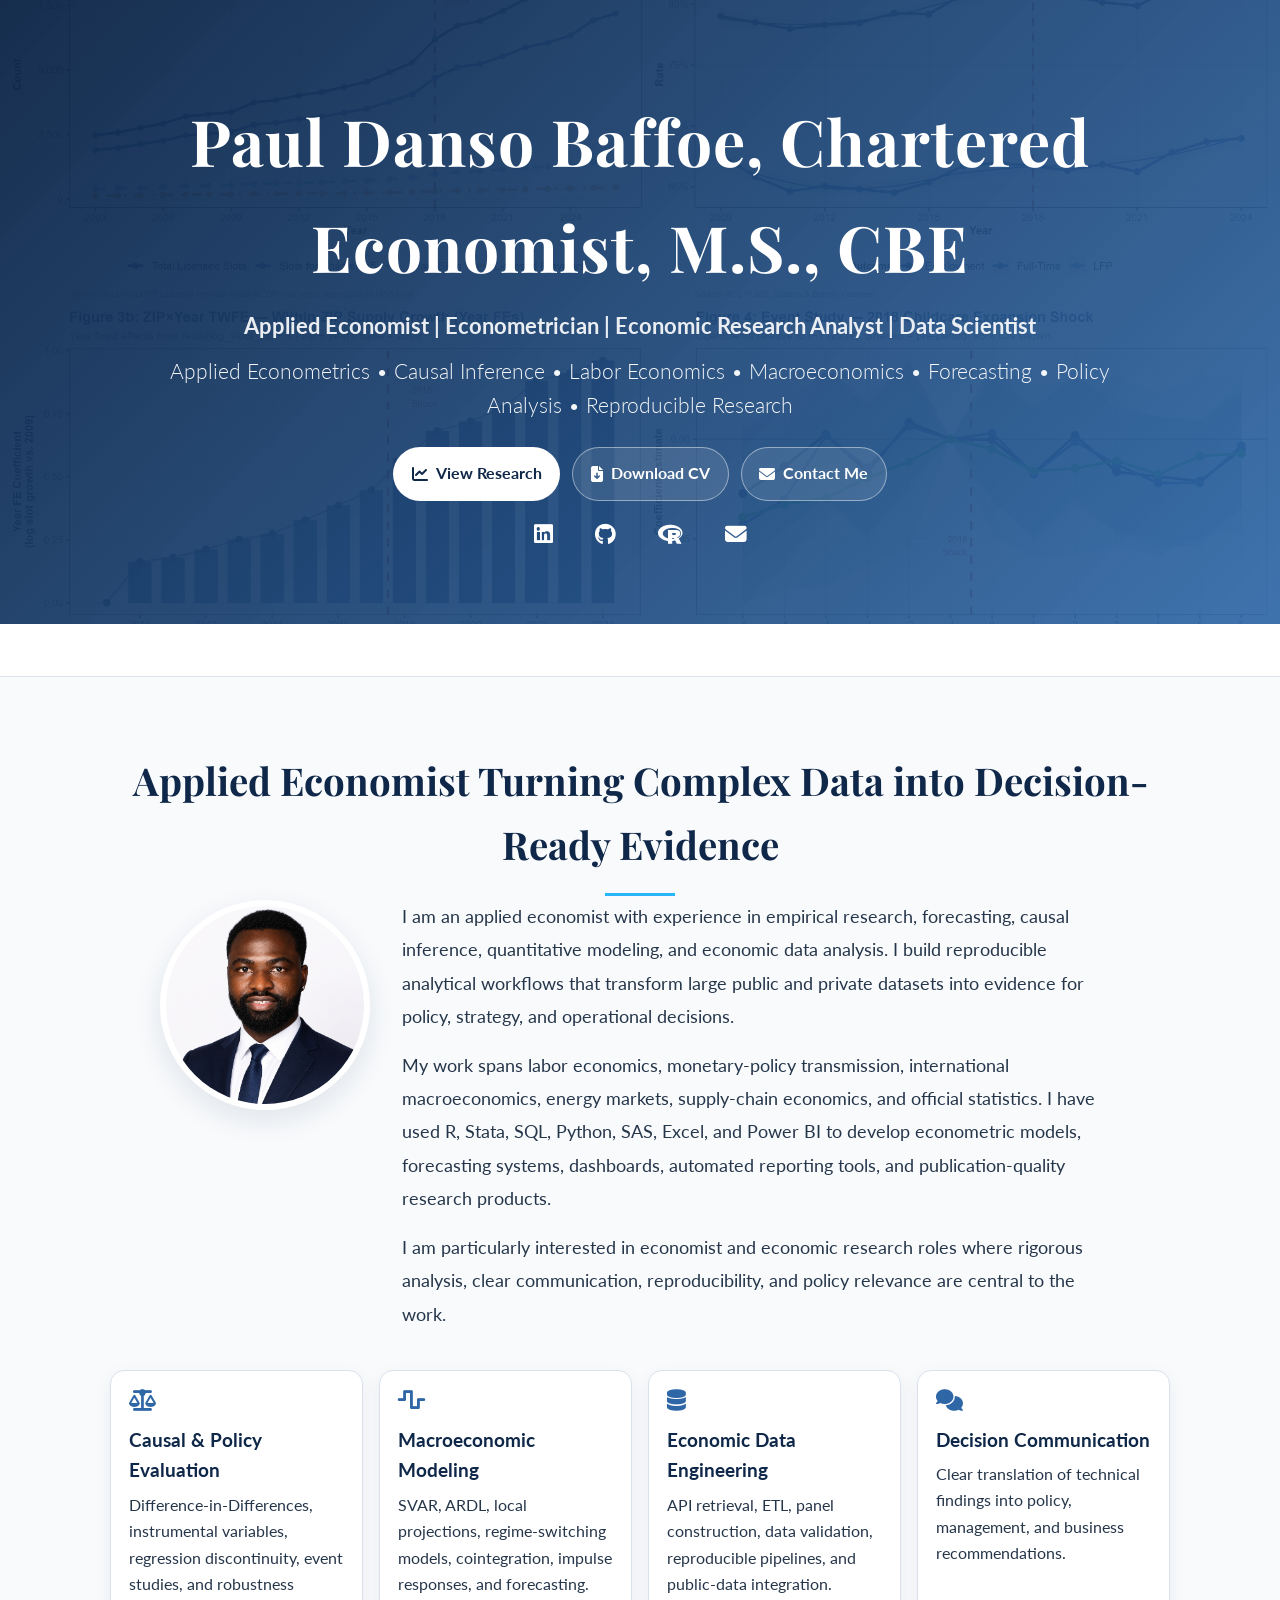
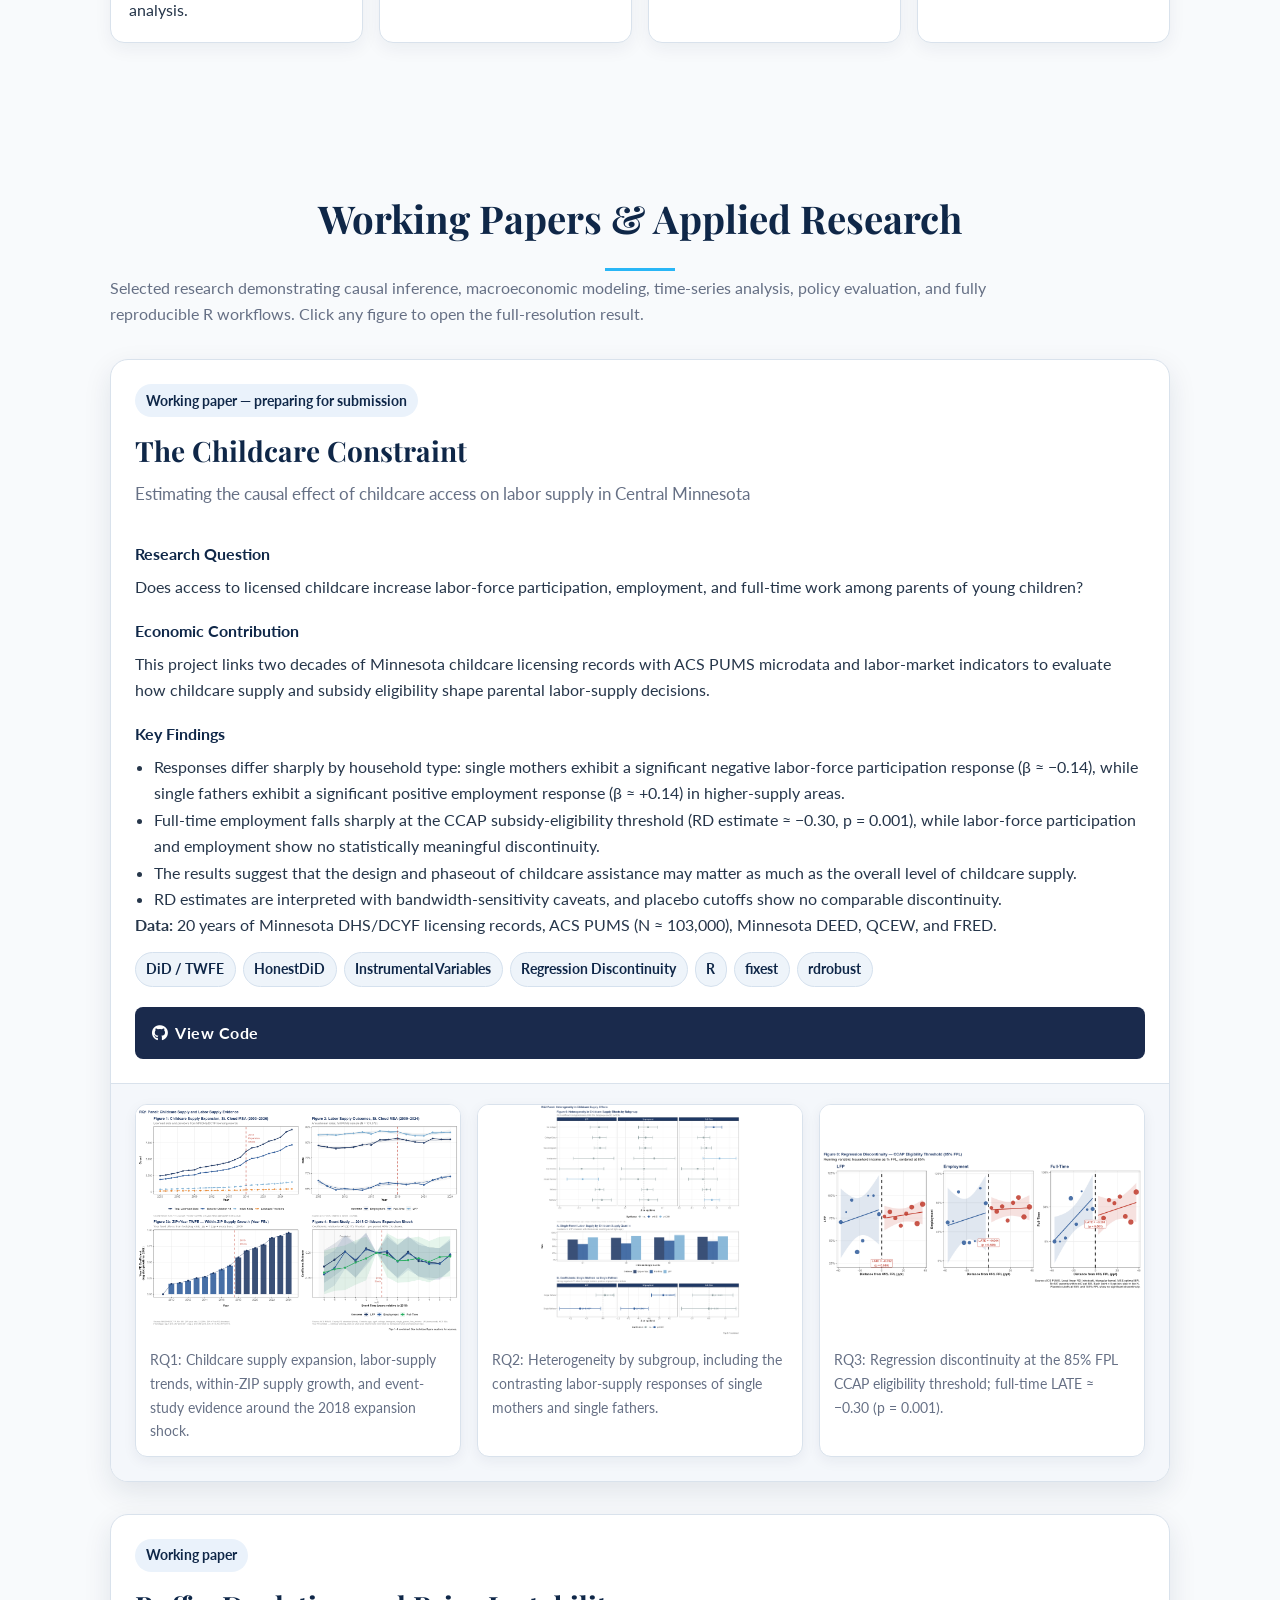
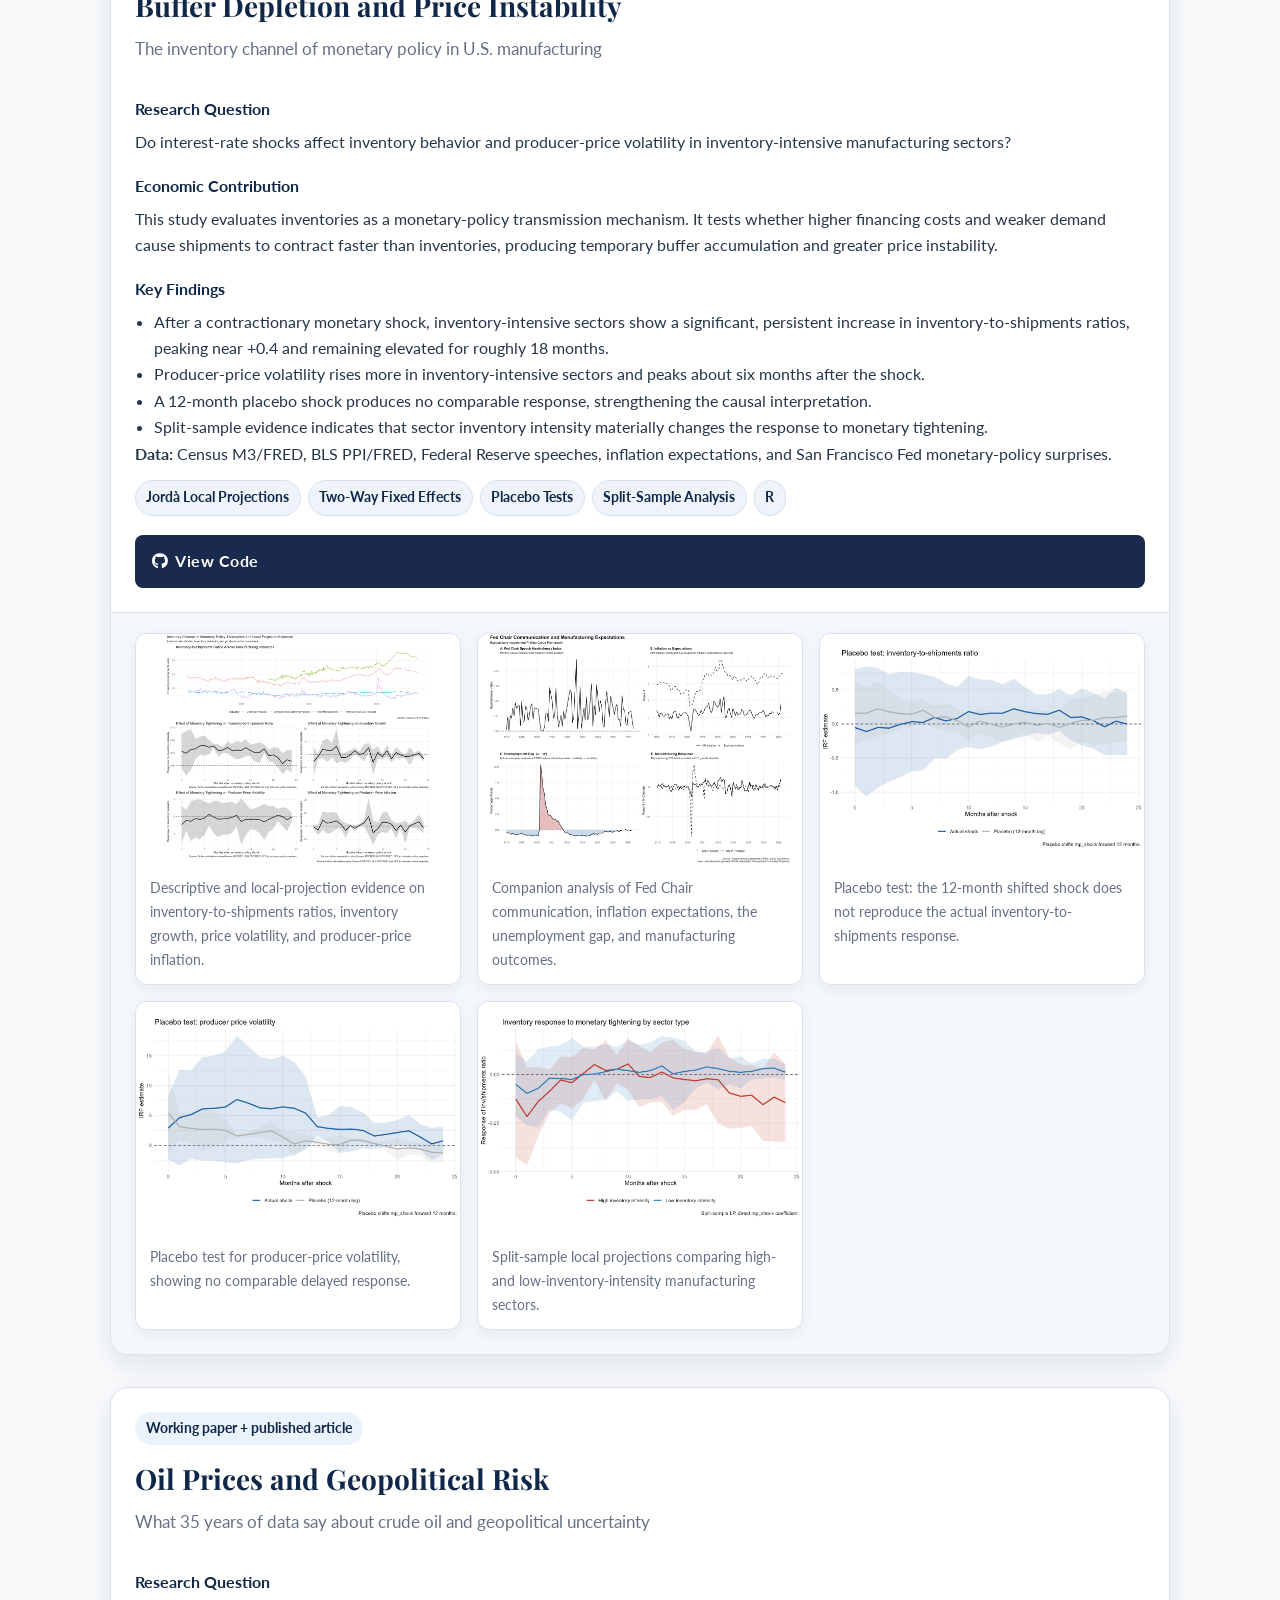
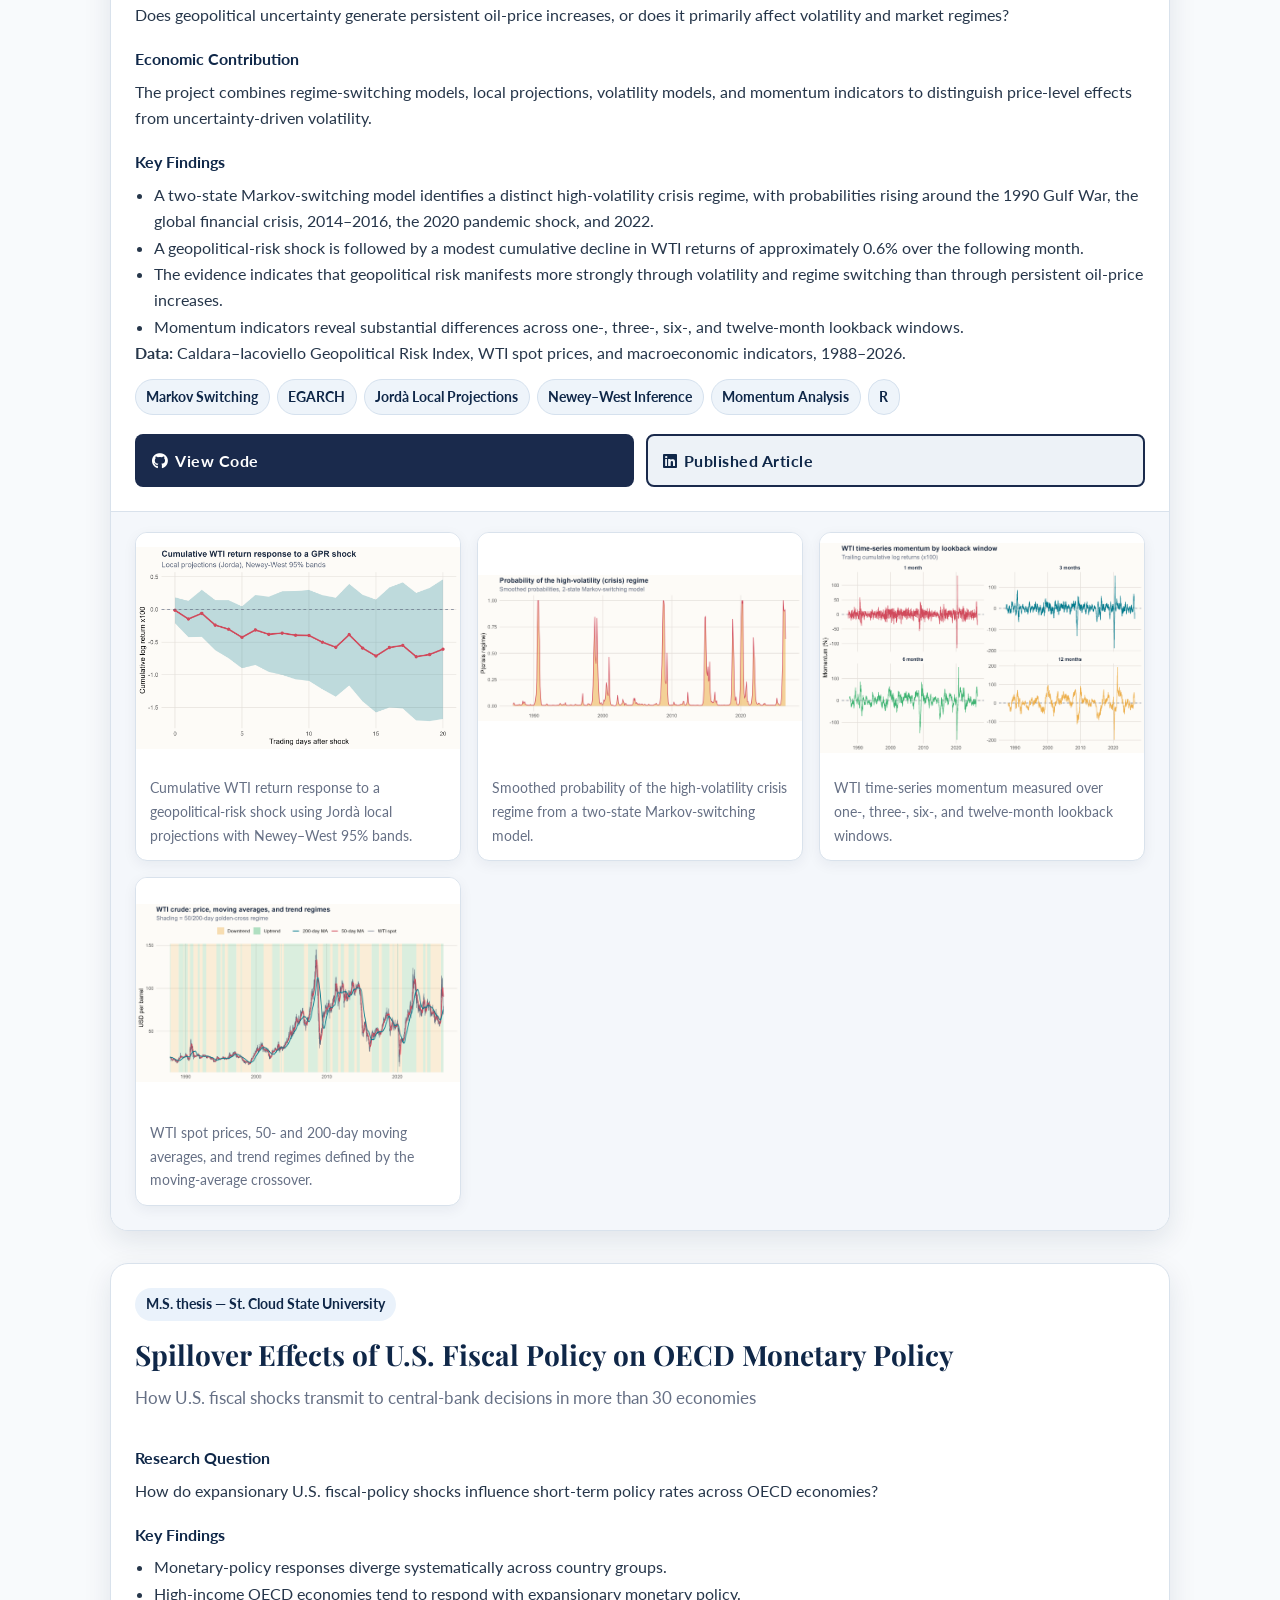
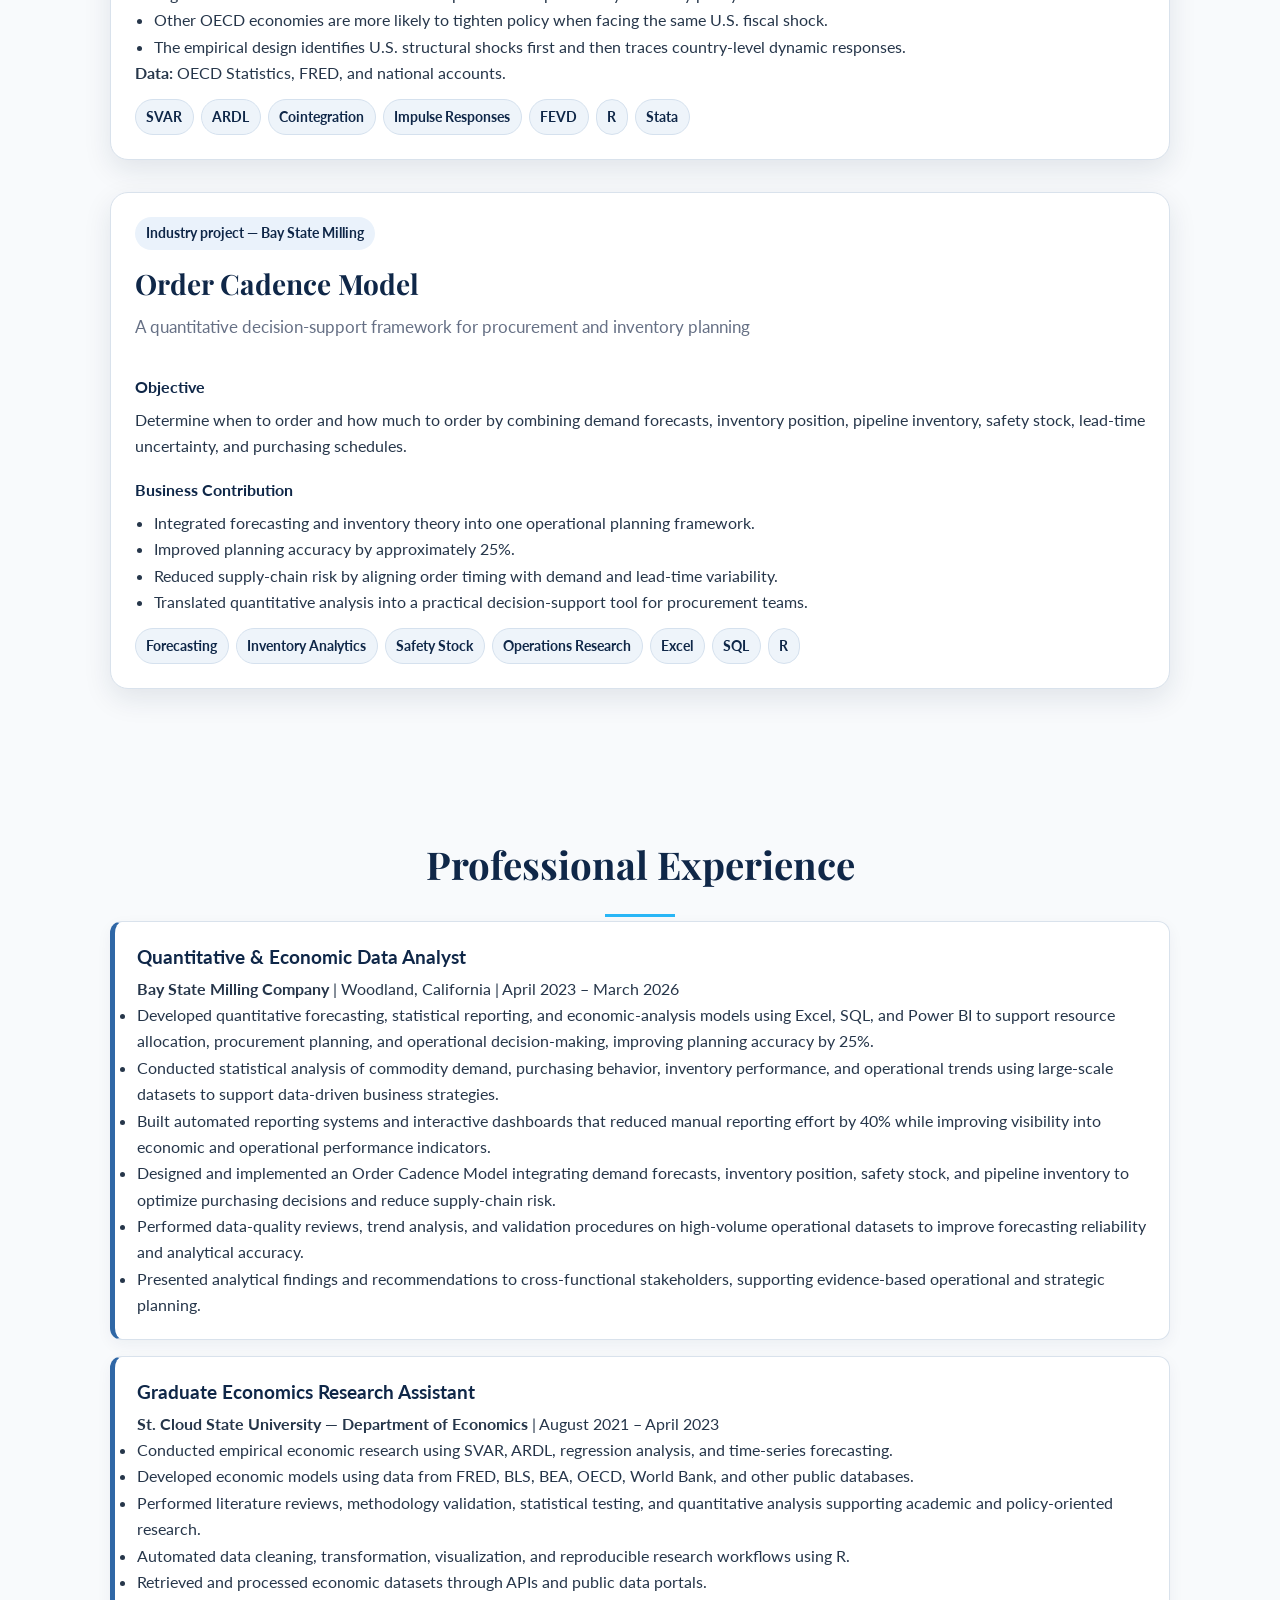
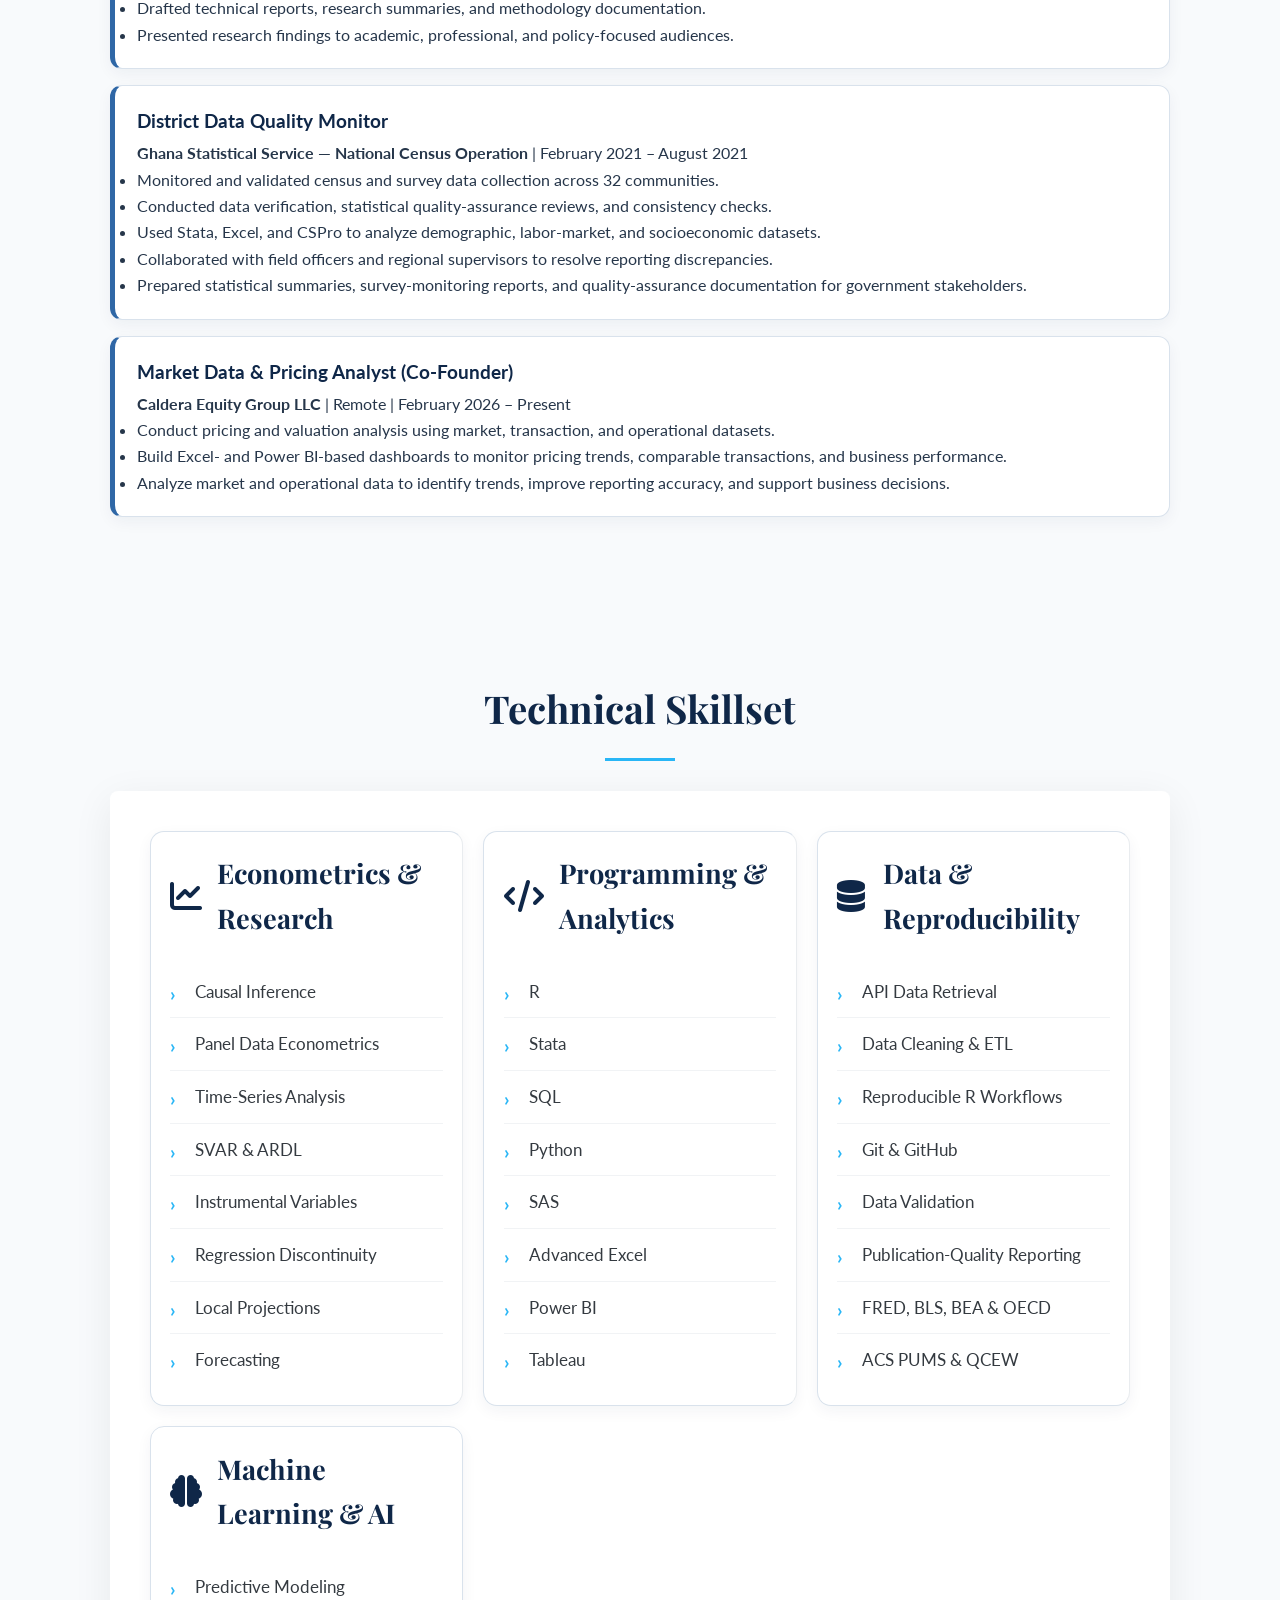
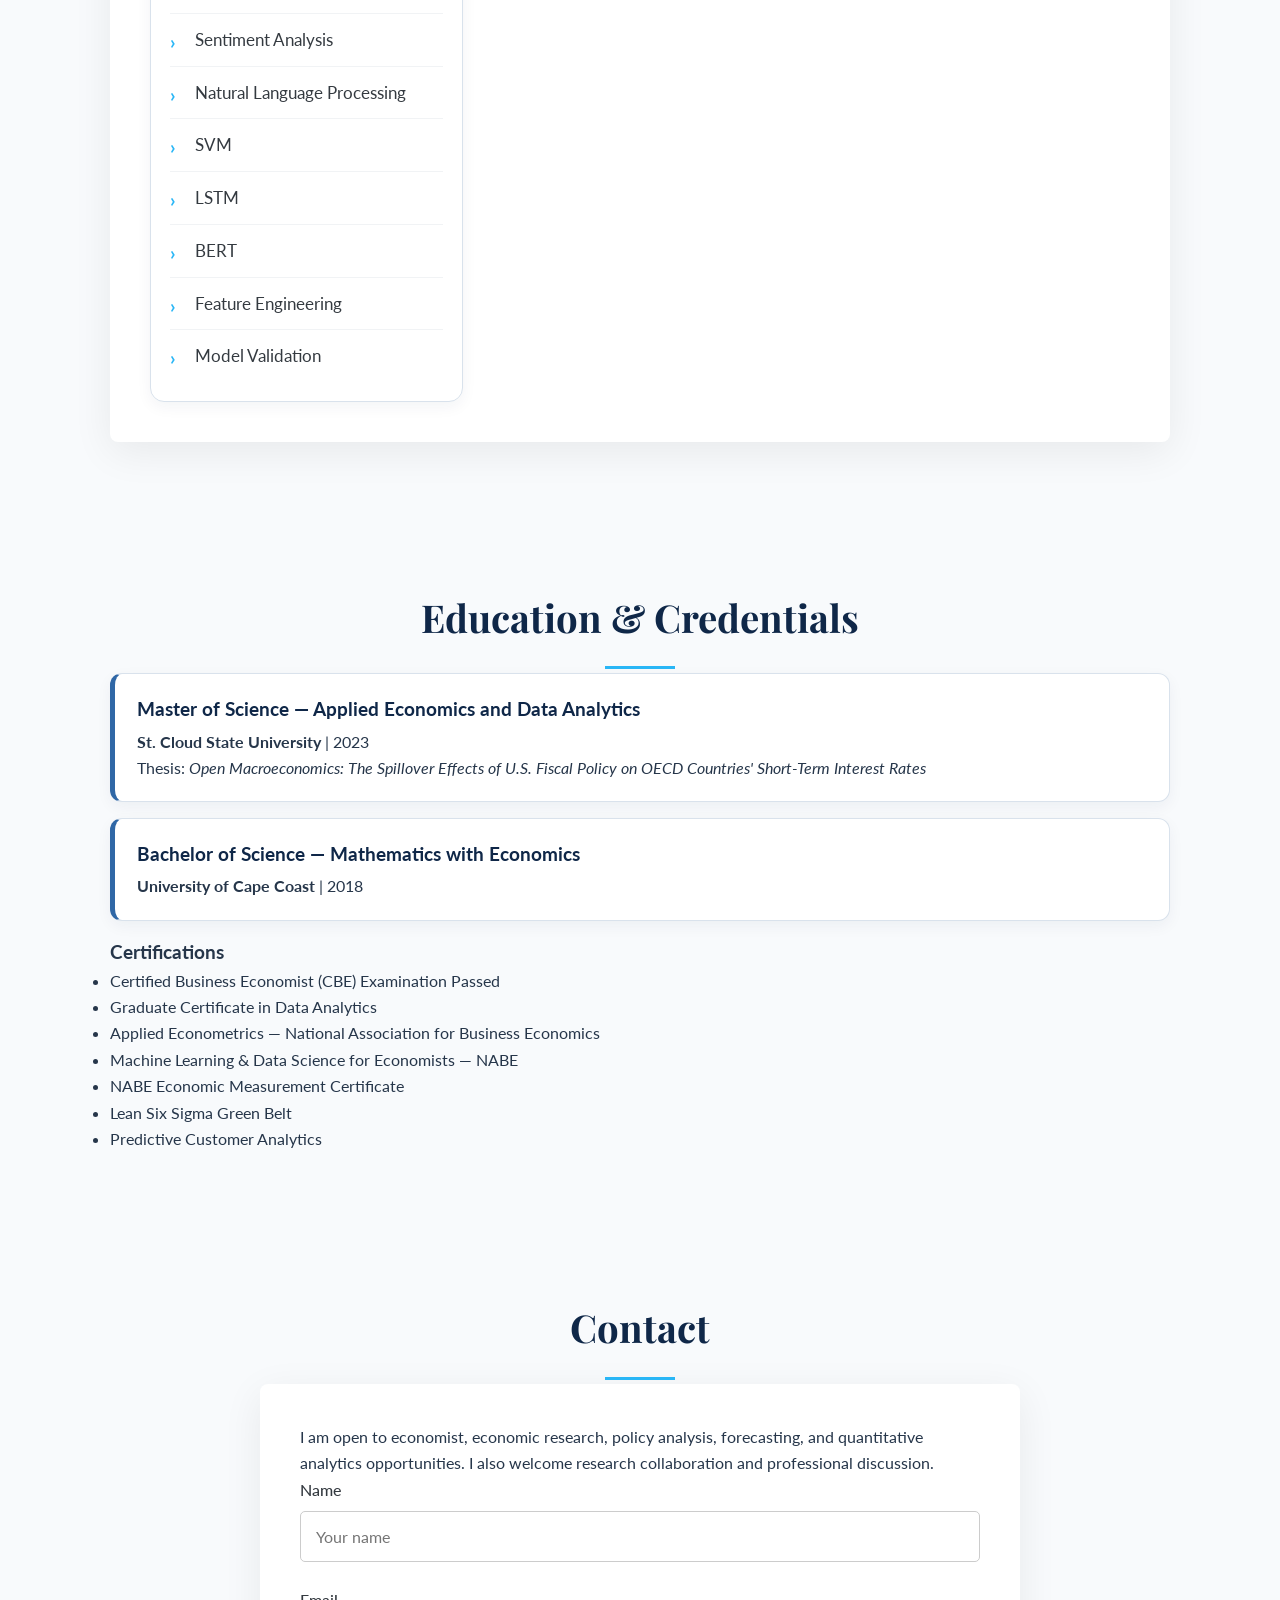
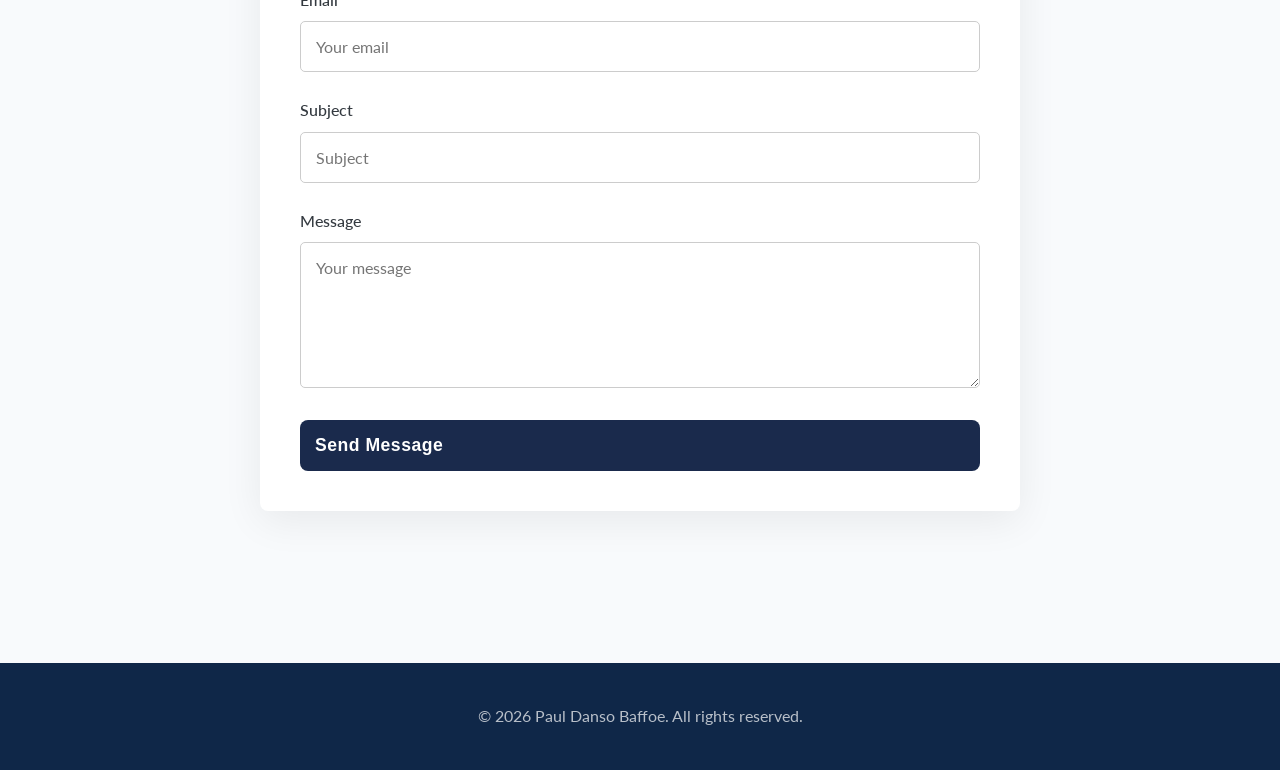
<file: index.html>
<!DOCTYPE html>
<html lang="en">
<head>
    <meta charset="UTF-8">
    <meta name="viewport" content="width=device-width, initial-scale=1.0">

    <title>Paul Danso Baffoe | Applied Economist & Econometrician</title>
    <meta name="description" content="Research portfolio of Paul Danso Baffoe, an applied economist specializing in econometrics, causal inference, labor economics, macroeconomics, forecasting, and reproducible economic research.">
    <meta name="keywords" content="Paul Danso Baffoe, economist, econometrician, applied economics, causal inference, labor economics, macroeconomics, forecasting, R, Stata, SQL, policy analysis">
    <meta name="author" content="Paul Danso Baffoe">

    <link rel="icon" type="image/png" href="assets/images/favicon-32x32.png">
    <link rel="apple-touch-icon" href="assets/images/favicon-32x32.png">

    <link rel="preconnect" href="https://fonts.googleapis.com">
    <link rel="preconnect" href="https://fonts.gstatic.com" crossorigin>
    <link href="https://fonts.googleapis.com/css2?family=Lato:wght@300;400;700;900&family=Playfair+Display:wght@500;700&display=swap" rel="stylesheet">

    <link rel="stylesheet" href="https://cdnjs.cloudflare.com/ajax/libs/font-awesome/6.4.2/css/all.min.css">
    <link rel="stylesheet" href="assets/css/style.css">

    <style>
        :root {
            --navy: #17345f;
            --navy-dark: #0f2748;
            --blue: #2f67a6;
            --blue-light: #eaf2fb;
            --gold: #c58b2a;
            --text: #26364a;
            --muted: #667085;
            --surface: #ffffff;
            --border: #d9e2ec;
            --shadow: 0 10px 28px rgba(15, 39, 72, 0.10);
        }

        html { scroll-behavior: smooth; }

        body {
            color: var(--text);
            background: #f8fafc;
            line-height: 1.65;
        }

        header {
            background:
                linear-gradient(135deg, rgba(15,39,72,.97), rgba(47,103,166,.92)),
                url("assets/images/panel_rq1.png") center/cover no-repeat;
            color: white;
            padding: 5.5rem 0 4.5rem;
            text-align: center;
        }

        header h1 {
            font-family: "Playfair Display", serif;
            font-size: clamp(2.2rem, 5vw, 4.2rem);
            margin-bottom: .6rem;
        }

        header .headline {
            font-size: clamp(1rem, 2vw, 1.35rem);
            font-weight: 700;
            margin: 0 auto .6rem;
            max-width: 980px;
        }

        header .specialties {
            max-width: 980px;
            margin: 0 auto 1.5rem;
            opacity: .95;
        }

        .hero-actions,
        .social-links {
            display: flex;
            justify-content: center;
            flex-wrap: wrap;
            gap: .75rem;
            margin-top: 1rem;
        }

        .hero-btn {
            display: inline-flex;
            align-items: center;
            gap: .5rem;
            padding: .8rem 1.1rem;
            border-radius: 999px;
            text-decoration: none;
            font-weight: 700;
            border: 1px solid rgba(255,255,255,.45);
            transition: transform .2s ease, background .2s ease;
        }

        .hero-btn.primary {
            background: white;
            color: var(--navy-dark);
        }

        .hero-btn.secondary {
            color: white;
            background: rgba(255,255,255,.10);
        }

        .hero-btn:hover {
            transform: translateY(-2px);
            background: #f3f7fb;
            color: var(--navy-dark);
        }

        .social-links a {
            color: white;
            font-size: 1.35rem;
        }

        nav {
            position: sticky;
            top: 0;
            z-index: 1000;
            background: rgba(255,255,255,.96);
            border-bottom: 1px solid var(--border);
            backdrop-filter: blur(10px);
        }

        nav ul {
            display: flex;
            flex-wrap: wrap;
            justify-content: center;
            gap: .4rem 1rem;
            list-style: none;
            margin: 0;
            padding: .8rem 0;
        }

        nav a {
            color: var(--navy-dark);
            font-weight: 700;
            text-decoration: none;
        }

        nav a:hover { color: var(--blue); }

        .section {
            padding: 4.5rem 0;
        }

        .section h2 {
            color: var(--navy-dark);
            font-family: "Playfair Display", serif;
            font-size: clamp(1.8rem, 3vw, 2.6rem);
            margin-bottom: 1.5rem;
        }

        .section-intro {
            max-width: 900px;
            color: var(--muted);
            margin-bottom: 2rem;
        }

        .about-content {
            align-items: flex-start;
            gap: 2rem;
        }

        .profile-photo {
            width: 210px;
            height: 210px;
            object-fit: cover;
            border-radius: 50%;
            border: 6px solid white;
            box-shadow: var(--shadow);
        }

        .value-grid {
            display: grid;
            grid-template-columns: repeat(auto-fit, minmax(230px, 1fr));
            gap: 1rem;
            margin-top: 1.5rem;
        }

        .value-card {
            background: var(--surface);
            border: 1px solid var(--border);
            border-radius: 14px;
            padding: 1.15rem;
            box-shadow: 0 6px 18px rgba(15,39,72,.06);
        }

        .value-card i {
            color: var(--blue);
            font-size: 1.35rem;
        }

        .value-card h3 {
            color: var(--navy-dark);
            margin: .55rem 0 .35rem;
        }

        .projects-stack {
            display: grid;
            gap: 2rem;
        }

        .research-project {
            background: var(--surface);
            border: 1px solid var(--border);
            border-radius: 18px;
            box-shadow: var(--shadow);
            overflow: hidden;
        }

        .research-project-header {
            padding: 1.5rem 1.5rem .5rem;
        }

        .project-status {
            display: inline-block;
            color: var(--navy-dark);
            background: var(--blue-light);
            border-radius: 999px;
            padding: .32rem .7rem;
            font-size: .85rem;
            font-weight: 700;
            margin-bottom: .7rem;
        }

        .research-project h3 {
            color: var(--navy-dark);
            font-family: "Playfair Display", serif;
            font-size: 1.75rem;
            margin: 0;
        }

        .project-subtitle {
            color: var(--muted);
            font-size: 1.05rem;
            margin-top: .35rem;
        }

        .project-body {
            padding: .5rem 1.5rem 1.5rem;
        }

        .project-body h4 {
            color: var(--navy-dark);
            margin: 1.1rem 0 .4rem;
        }

        .project-body ul {
            padding-left: 1.2rem;
        }

        .method-tags {
            display: flex;
            flex-wrap: wrap;
            gap: .45rem;
            margin-top: .8rem;
        }

        .method-tags span {
            background: #eef4fa;
            color: var(--navy-dark);
            border: 1px solid #d5e1ee;
            padding: .35rem .65rem;
            border-radius: 999px;
            font-size: .86rem;
            font-weight: 700;
        }

        .evidence-gallery {
            display: grid;
            grid-template-columns: repeat(auto-fit, minmax(260px, 1fr));
            gap: 1rem;
            padding: 1.25rem 1.5rem 1.5rem;
            background: #f4f7fb;
            border-top: 1px solid var(--border);
        }

        .evidence-gallery figure {
            margin: 0;
            background: white;
            border: 1px solid var(--border);
            border-radius: 12px;
            overflow: hidden;
            box-shadow: 0 4px 14px rgba(15,39,72,.06);
        }

        .evidence-gallery a {
            display: block;
            overflow: hidden;
        }

        .evidence-gallery img {
            width: 100%;
            height: 230px;
            object-fit: contain;
            background: white;
            display: block;
            transition: transform .25s ease;
        }

        .evidence-gallery img:hover {
            transform: scale(1.02);
        }

        .evidence-gallery figcaption {
            padding: .8rem .9rem;
            font-size: .9rem;
            color: var(--muted);
        }

        .project-buttons {
            display: flex;
            flex-wrap: wrap;
            gap: .7rem;
            margin-top: 1.2rem;
        }

        .btn {
            display: inline-flex;
            align-items: center;
            gap: .4rem;
            text-decoration: none;
            border-radius: 8px;
            padding: .7rem .95rem;
            font-weight: 700;
        }

        .btn-secondary {
            background: #edf2f7;
            color: var(--navy-dark);
        }

        .experience-item,
        .education-item {
            background: var(--surface);
            border: 1px solid var(--border);
            border-left: 5px solid var(--blue);
            border-radius: 12px;
            padding: 1.25rem 1.4rem;
            margin-bottom: 1rem;
            box-shadow: 0 5px 15px rgba(15,39,72,.05);
        }

        .experience-item h3,
        .education-item h3 {
            color: var(--navy-dark);
            margin-bottom: .2rem;
        }

        .skills-table {
            grid-template-columns: repeat(auto-fit, minmax(240px, 1fr));
        }

        .skill-column {
            background: white;
            border: 1px solid var(--border);
            border-radius: 14px;
            padding: 1.2rem;
            box-shadow: 0 5px 15px rgba(15,39,72,.05);
        }

        .skill-header i,
        .skill-header h3 {
            color: var(--navy-dark);
        }

        .contact-form {
            max-width: 800px;
            margin: 0 auto;
        }

        footer {
            background: var(--navy-dark);
            color: white;
        }

        @media (max-width: 720px) {
            .about-content {
                flex-direction: column;
                align-items: center;
            }

            .profile-photo {
                width: 170px;
                height: 170px;
            }

            .evidence-gallery img {
                height: 190px;
            }
        }
    </style>
</head>

<body>

<header>
    <div class="container">
        <h1>Paul Danso Baffoe, Chartered Economist, M.S., CBE</h1>

        <p class="headline">
            Applied Economist | Econometrician | Economic Research Analyst | Data Scientist
        </p>

        <p class="specialties">
            Applied Econometrics • Causal Inference • Labor Economics • Macroeconomics • Forecasting • Policy Analysis • Reproducible Research
        </p>

        <div class="hero-actions">
            <a href="#research" class="hero-btn primary">
                <i class="fas fa-chart-line"></i> View Research
            </a>

            <a href="assets/Economics%20Analyst%20Specialist%20Resume.pdf" download class="hero-btn secondary">
                <i class="fas fa-file-arrow-down"></i> Download CV
            </a>

            <a href="#contact" class="hero-btn secondary">
                <i class="fas fa-envelope"></i> Contact Me
            </a>
        </div>

        <div class="social-links">
            <a href="https://www.linkedin.com/in/paul-baffoe" target="_blank" rel="noopener noreferrer" title="LinkedIn">
                <i class="fab fa-linkedin"></i>
            </a>

            <a href="https://github.com/PBaffoe88" target="_blank" rel="noopener noreferrer" title="GitHub">
                <i class="fab fa-github"></i>
            </a>

            <a href="https://rpubs.com/PaulBaffoe" target="_blank" rel="noopener noreferrer" title="RPubs">
                <i class="fab fa-r-project"></i>
            </a>

            <a href="mailto:kojosuccess88@gmail.com" title="Email">
                <i class="fas fa-envelope"></i>
            </a>
        </div>
    </div>
</header>

<nav>
    <div class="container">
        <ul>
            <li><a href="#about">About</a></li>
            <li><a href="#research">Research</a></li>
            <li><a href="#experience">Experience</a></li>
            <li><a href="#skills">Skills</a></li>
            <li><a href="#education">Education</a></li>
            <li><a href="#contact">Contact</a></li>
        </ul>
    </div>
</nav>

<main>

<section id="about" class="section">
    <div class="container">
        <h2>Applied Economist Turning Complex Data into Decision-Ready Evidence</h2>

        <div class="about-content">
            <img src="assets/images/Profile.png" alt="Paul Danso Baffoe" class="profile-photo">

            <div class="about-text">
                <p>
                    I am an applied economist with experience in empirical research, forecasting, causal inference,
                    quantitative modeling, and economic data analysis. I build reproducible analytical workflows that
                    transform large public and private datasets into evidence for policy, strategy, and operational decisions.
                </p>

                <p>
                    My work spans labor economics, monetary-policy transmission, international macroeconomics,
                    energy markets, supply-chain economics, and official statistics. I have used R, Stata, SQL,
                    Python, SAS, Excel, and Power BI to develop econometric models, forecasting systems, dashboards,
                    automated reporting tools, and publication-quality research products.
                </p>

                <p>
                    I am particularly interested in economist and economic research roles where rigorous analysis,
                    clear communication, reproducibility, and policy relevance are central to the work.
                </p>
            </div>
        </div>

        <div class="value-grid">
            <div class="value-card">
                <i class="fas fa-scale-balanced"></i>
                <h3>Causal &amp; Policy Evaluation</h3>
                <p>Difference-in-Differences, instrumental variables, regression discontinuity, event studies, and robustness analysis.</p>
            </div>

            <div class="value-card">
                <i class="fas fa-wave-square"></i>
                <h3>Macroeconomic Modeling</h3>
                <p>SVAR, ARDL, local projections, regime-switching models, cointegration, impulse responses, and forecasting.</p>
            </div>

            <div class="value-card">
                <i class="fas fa-database"></i>
                <h3>Economic Data Engineering</h3>
                <p>API retrieval, ETL, panel construction, data validation, reproducible pipelines, and public-data integration.</p>
            </div>

            <div class="value-card">
                <i class="fas fa-comments"></i>
                <h3>Decision Communication</h3>
                <p>Clear translation of technical findings into policy, management, and business recommendations.</p>
            </div>
        </div>
    </div>
</section>

<section id="research" class="section">
    <div class="container">
        <h2>Working Papers &amp; Applied Research</h2>

        <p class="section-intro">
            Selected research demonstrating causal inference, macroeconomic modeling, time-series analysis,
            policy evaluation, and fully reproducible R workflows. Click any figure to open the full-resolution result.
        </p>

        <div class="projects-stack">

            <article class="research-project">
                <div class="research-project-header">
                    <span class="project-status">Working paper — preparing for submission</span>

                    <h3>The Childcare Constraint</h3>

                    <p class="project-subtitle">
                        Estimating the causal effect of childcare access on labor supply in Central Minnesota
                    </p>
                </div>

                <div class="project-body">
                    <h4>Research Question</h4>
                    <p>
                        Does access to licensed childcare increase labor-force participation, employment, and
                        full-time work among parents of young children?
                    </p>

                    <h4>Economic Contribution</h4>
                    <p>
                        This project links two decades of Minnesota childcare licensing records with ACS PUMS
                        microdata and labor-market indicators to evaluate how childcare supply and subsidy eligibility
                        shape parental labor-supply decisions.
                    </p>

                    <h4>Key Findings</h4>
                    <ul>
                        <li>
                            Responses differ sharply by household type: single mothers exhibit a significant negative
                            labor-force participation response (β ≈ −0.14), while single fathers exhibit a significant
                            positive employment response (β ≈ +0.14) in higher-supply areas.
                        </li>
                        <li>
                            Full-time employment falls sharply at the CCAP subsidy-eligibility threshold
                            (RD estimate ≈ −0.30, p = 0.001), while labor-force participation and employment show
                            no statistically meaningful discontinuity.
                        </li>
                        <li>
                            The results suggest that the design and phaseout of childcare assistance may matter as
                            much as the overall level of childcare supply.
                        </li>
                        <li>
                            RD estimates are interpreted with bandwidth-sensitivity caveats, and placebo cutoffs
                            show no comparable discontinuity.
                        </li>
                    </ul>

                    <p>
                        <strong>Data:</strong> 20 years of Minnesota DHS/DCYF licensing records, ACS PUMS
                        (N ≈ 103,000), Minnesota DEED, QCEW, and FRED.
                    </p>

                    <div class="method-tags">
                        <span>DiD / TWFE</span>
                        <span>HonestDiD</span>
                        <span>Instrumental Variables</span>
                        <span>Regression Discontinuity</span>
                        <span>R</span>
                        <span>fixest</span>
                        <span>rdrobust</span>
                    </div>

                    <div class="project-buttons">
                        <a href="https://github.com/PBaffoe88/Economics/blob/main/ChildCare-labor-Supply/childcare_labor_supply_analysis.R" target="_blank" rel="noopener noreferrer" class="btn">
                            <i class="fab fa-github"></i> View Code
                        </a>
                    </div>
                </div>

                <div class="evidence-gallery">
                    <figure>
                        <a href="assets/images/panel_rq1.png" target="_blank">
                            <img src="assets/images/panel_rq1.png" alt="Childcare supply expansion, labor supply outcomes, within-ZIP growth, and event study">
                        </a>
                        <figcaption>
                            RQ1: Childcare supply expansion, labor-supply trends, within-ZIP supply growth, and event-study evidence around the 2018 expansion shock.
                        </figcaption>
                    </figure>

                    <figure>
                        <a href="assets/images/panel_rq2.png" target="_blank">
                            <img src="assets/images/panel_rq2.png" alt="Heterogeneity in childcare supply effects by subgroup">
                        </a>
                        <figcaption>
                            RQ2: Heterogeneity by subgroup, including the contrasting labor-supply responses of single mothers and single fathers.
                        </figcaption>
                    </figure>

                    <figure>
                        <a href="assets/images/panel_rq3.png" target="_blank">
                            <img src="assets/images/panel_rq3.png" alt="Regression discontinuity at the CCAP eligibility threshold">
                        </a>
                        <figcaption>
                            RQ3: Regression discontinuity at the 85% FPL CCAP eligibility threshold; full-time LATE ≈ −0.30 (p = 0.001).
                        </figcaption>
                    </figure>
                </div>
            </article>

            <article class="research-project">
                <div class="research-project-header">
                    <span class="project-status">Working paper</span>

                    <h3>Buffer Depletion and Price Instability</h3>

                    <p class="project-subtitle">
                        The inventory channel of monetary policy in U.S. manufacturing
                    </p>
                </div>

                <div class="project-body">
                    <h4>Research Question</h4>
                    <p>
                        Do interest-rate shocks affect inventory behavior and producer-price volatility in
                        inventory-intensive manufacturing sectors?
                    </p>

                    <h4>Economic Contribution</h4>
                    <p>
                        This study evaluates inventories as a monetary-policy transmission mechanism. It tests whether
                        higher financing costs and weaker demand cause shipments to contract faster than inventories,
                        producing temporary buffer accumulation and greater price instability.
                    </p>

                    <h4>Key Findings</h4>
                    <ul>
                        <li>
                            After a contractionary monetary shock, inventory-intensive sectors show a significant,
                            persistent increase in inventory-to-shipments ratios, peaking near +0.4 and remaining
                            elevated for roughly 18 months.
                        </li>
                        <li>
                            Producer-price volatility rises more in inventory-intensive sectors and peaks about
                            six months after the shock.
                        </li>
                        <li>
                            A 12-month placebo shock produces no comparable response, strengthening the causal interpretation.
                        </li>
                        <li>
                            Split-sample evidence indicates that sector inventory intensity materially changes the
                            response to monetary tightening.
                        </li>
                    </ul>

                    <p>
                        <strong>Data:</strong> Census M3/FRED, BLS PPI/FRED, Federal Reserve speeches,
                        inflation expectations, and San Francisco Fed monetary-policy surprises.
                    </p>

                    <div class="method-tags">
                        <span>Jordà Local Projections</span>
                        <span>Two-Way Fixed Effects</span>
                        <span>Placebo Tests</span>
                        <span>Split-Sample Analysis</span>
                        <span>R</span>
                    </div>

                    <div class="project-buttons">
                        <a href="https://github.com/PBaffoe88/Economics/blob/main/Monetary-Policy-Inventory_Channel/buffer_depletion_analysis.R" target="_blank" rel="noopener noreferrer" class="btn">
                            <i class="fab fa-github"></i> View Code
                        </a>
                    </div>
                </div>

                <div class="evidence-gallery">
                    <figure>
                        <a href="assets/images/combined_inventory_channel_grid.png" target="_blank">
                            <img src="assets/images/combined_inventory_channel_grid.png" alt="Inventory channel descriptive and local projection evidence">
                        </a>
                        <figcaption>
                            Descriptive and local-projection evidence on inventory-to-shipments ratios, inventory growth, price volatility, and producer-price inflation.
                        </figcaption>
                    </figure>

                    <figure>
                        <a href="assets/images/fed_speech_phillips_curve_grid.png" target="_blank">
                            <img src="assets/images/fed_speech_phillips_curve_grid.png" alt="Fed communication and manufacturing expectations">
                        </a>
                        <figcaption>
                            Companion analysis of Fed Chair communication, inflation expectations, the unemployment gap, and manufacturing outcomes.
                        </figcaption>
                    </figure>

                    <figure>
                        <a href="assets/images/placebo_inventory.png" target="_blank">
                            <img src="assets/images/placebo_inventory.png" alt="Placebo test for inventory-to-shipments ratio">
                        </a>
                        <figcaption>
                            Placebo test: the 12-month shifted shock does not reproduce the actual inventory-to-shipments response.
                        </figcaption>
                    </figure>

                    <figure>
                        <a href="assets/images/placebo_price_vol.png" target="_blank">
                            <img src="assets/images/placebo_price_vol.png" alt="Placebo test for producer price volatility">
                        </a>
                        <figcaption>
                            Placebo test for producer-price volatility, showing no comparable delayed response.
                        </figcaption>
                    </figure>

                    <figure>
                        <a href="assets/images/split_sample_lp.png" target="_blank">
                            <img src="assets/images/split_sample_lp.png" alt="Inventory response by sector inventory intensity">
                        </a>
                        <figcaption>
                            Split-sample local projections comparing high- and low-inventory-intensity manufacturing sectors.
                        </figcaption>
                    </figure>
                </div>
            </article>

            <article class="research-project">
                <div class="research-project-header">
                    <span class="project-status">Working paper + published article</span>

                    <h3>Oil Prices and Geopolitical Risk</h3>

                    <p class="project-subtitle">
                        What 35 years of data say about crude oil and geopolitical uncertainty
                    </p>
                </div>

                <div class="project-body">
                    <h4>Research Question</h4>
                    <p>
                        Does geopolitical uncertainty generate persistent oil-price increases, or does it primarily
                        affect volatility and market regimes?
                    </p>

                    <h4>Economic Contribution</h4>
                    <p>
                        The project combines regime-switching models, local projections, volatility models, and
                        momentum indicators to distinguish price-level effects from uncertainty-driven volatility.
                    </p>

                    <h4>Key Findings</h4>
                    <ul>
                        <li>
                            A two-state Markov-switching model identifies a distinct high-volatility crisis regime,
                            with probabilities rising around the 1990 Gulf War, the global financial crisis,
                            2014–2016, the 2020 pandemic shock, and 2022.
                        </li>
                        <li>
                            A geopolitical-risk shock is followed by a modest cumulative decline in WTI returns
                            of approximately 0.6% over the following month.
                        </li>
                        <li>
                            The evidence indicates that geopolitical risk manifests more strongly through volatility
                            and regime switching than through persistent oil-price increases.
                        </li>
                        <li>
                            Momentum indicators reveal substantial differences across one-, three-, six-, and
                            twelve-month lookback windows.
                        </li>
                    </ul>

                    <p>
                        <strong>Data:</strong> Caldara–Iacoviello Geopolitical Risk Index, WTI spot prices,
                        and macroeconomic indicators, 1988–2026.
                    </p>

                    <div class="method-tags">
                        <span>Markov Switching</span>
                        <span>EGARCH</span>
                        <span>Jordà Local Projections</span>
                        <span>Newey–West Inference</span>
                        <span>Momentum Analysis</span>
                        <span>R</span>
                    </div>

                    <div class="project-buttons">
                        <a href="https://github.com/PBaffoe88/Economics/blob/main/CrudeOil-Momentum-GeoP-Risk/oil_momentum_gpr_pipeline.R" target="_blank" rel="noopener noreferrer" class="btn">
                            <i class="fab fa-github"></i> View Code
                        </a>

                        <a href="https://www.linkedin.com/pulse/what-35-years-data-say-oil-prices-geopolitical-risk-paul-danso-qnvvc/" target="_blank" rel="noopener noreferrer" class="btn btn-secondary">
                            <i class="fab fa-linkedin"></i> Published Article
                        </a>
                    </div>
                </div>

                <div class="evidence-gallery">
                    <figure>
                        <a href="assets/images/irf_gpr_oil.png" target="_blank">
                            <img src="assets/images/irf_gpr_oil.png" alt="Cumulative WTI return response to a geopolitical risk shock">
                        </a>
                        <figcaption>
                            Cumulative WTI return response to a geopolitical-risk shock using Jordà local projections with Newey–West 95% bands.
                        </figcaption>
                    </figure>

                    <figure>
                        <a href="assets/images/regime_probabilities.png" target="_blank">
                            <img src="assets/images/regime_probabilities.png" alt="Probability of high-volatility oil market regime">
                        </a>
                        <figcaption>
                            Smoothed probability of the high-volatility crisis regime from a two-state Markov-switching model.
                        </figcaption>
                    </figure>

                    <figure>
                        <a href="assets/images/wti_momentum_windows.png" target="_blank">
                            <img src="assets/images/wti_momentum_windows.png" alt="WTI momentum by lookback window">
                        </a>
                        <figcaption>
                            WTI time-series momentum measured over one-, three-, six-, and twelve-month lookback windows.
                        </figcaption>
                    </figure>

                    <figure>
                        <a href="assets/images/wti_trend_regimes.png" target="_blank">
                            <img src="assets/images/wti_trend_regimes.png" alt="WTI price, moving averages, and trend regimes">
                        </a>
                        <figcaption>
                            WTI spot prices, 50- and 200-day moving averages, and trend regimes defined by the moving-average crossover.
                        </figcaption>
                    </figure>
                </div>
            </article>

            <article class="research-project">
                <div class="research-project-header">
                    <span class="project-status">M.S. thesis — St. Cloud State University</span>

                    <h3>Spillover Effects of U.S. Fiscal Policy on OECD Monetary Policy</h3>

                    <p class="project-subtitle">
                        How U.S. fiscal shocks transmit to central-bank decisions in more than 30 economies
                    </p>
                </div>

                <div class="project-body">
                    <h4>Research Question</h4>
                    <p>
                        How do expansionary U.S. fiscal-policy shocks influence short-term policy rates across OECD economies?
                    </p>

                    <h4>Key Findings</h4>
                    <ul>
                        <li>Monetary-policy responses diverge systematically across country groups.</li>
                        <li>High-income OECD economies tend to respond with expansionary monetary policy.</li>
                        <li>Other OECD economies are more likely to tighten policy when facing the same U.S. fiscal shock.</li>
                        <li>The empirical design identifies U.S. structural shocks first and then traces country-level dynamic responses.</li>
                    </ul>

                    <p>
                        <strong>Data:</strong> OECD Statistics, FRED, and national accounts.
                    </p>

                    <div class="method-tags">
                        <span>SVAR</span>
                        <span>ARDL</span>
                        <span>Cointegration</span>
                        <span>Impulse Responses</span>
                        <span>FEVD</span>
                        <span>R</span>
                        <span>Stata</span>
                    </div>
                </div>
            </article>

            <article class="research-project">
                <div class="research-project-header">
                    <span class="project-status">Industry project — Bay State Milling</span>

                    <h3>Order Cadence Model</h3>

                    <p class="project-subtitle">
                        A quantitative decision-support framework for procurement and inventory planning
                    </p>
                </div>

                <div class="project-body">
                    <h4>Objective</h4>
                    <p>
                        Determine when to order and how much to order by combining demand forecasts, inventory position,
                        pipeline inventory, safety stock, lead-time uncertainty, and purchasing schedules.
                    </p>

                    <h4>Business Contribution</h4>
                    <ul>
                        <li>Integrated forecasting and inventory theory into one operational planning framework.</li>
                        <li>Improved planning accuracy by approximately 25%.</li>
                        <li>Reduced supply-chain risk by aligning order timing with demand and lead-time variability.</li>
                        <li>Translated quantitative analysis into a practical decision-support tool for procurement teams.</li>
                    </ul>

                    <div class="method-tags">
                        <span>Forecasting</span>
                        <span>Inventory Analytics</span>
                        <span>Safety Stock</span>
                        <span>Operations Research</span>
                        <span>Excel</span>
                        <span>SQL</span>
                        <span>R</span>
                    </div>
                </div>
            </article>

        </div>
    </div>
</section>

<section id="experience" class="section">
    <div class="container">
        <h2>Professional Experience</h2>

        <div class="experience-item">
            <h3>Quantitative &amp; Economic Data Analyst</h3>
            <p><strong>Bay State Milling Company</strong> | Woodland, California | April 2023 – March 2026</p>
            <ul>
                <li>Developed quantitative forecasting, statistical reporting, and economic-analysis models using Excel, SQL, and Power BI to support resource allocation, procurement planning, and operational decision-making, improving planning accuracy by 25%.</li>
                <li>Conducted statistical analysis of commodity demand, purchasing behavior, inventory performance, and operational trends using large-scale datasets to support data-driven business strategies.</li>
                <li>Built automated reporting systems and interactive dashboards that reduced manual reporting effort by 40% while improving visibility into economic and operational performance indicators.</li>
                <li>Designed and implemented an Order Cadence Model integrating demand forecasts, inventory position, safety stock, and pipeline inventory to optimize purchasing decisions and reduce supply-chain risk.</li>
                <li>Performed data-quality reviews, trend analysis, and validation procedures on high-volume operational datasets to improve forecasting reliability and analytical accuracy.</li>
                <li>Presented analytical findings and recommendations to cross-functional stakeholders, supporting evidence-based operational and strategic planning.</li>
            </ul>
        </div>

        <div class="experience-item">
            <h3>Graduate Economics Research Assistant</h3>
            <p><strong>St. Cloud State University — Department of Economics</strong> | August 2021 – April 2023</p>
            <ul>
                <li>Conducted empirical economic research using SVAR, ARDL, regression analysis, and time-series forecasting.</li>
                <li>Developed economic models using data from FRED, BLS, BEA, OECD, World Bank, and other public databases.</li>
                <li>Performed literature reviews, methodology validation, statistical testing, and quantitative analysis supporting academic and policy-oriented research.</li>
                <li>Automated data cleaning, transformation, visualization, and reproducible research workflows using R.</li>
                <li>Retrieved and processed economic datasets through APIs and public data portals.</li>
                <li>Drafted technical reports, research summaries, and methodology documentation.</li>
                <li>Presented research findings to academic, professional, and policy-focused audiences.</li>
            </ul>
        </div>

        <div class="experience-item">
            <h3>District Data Quality Monitor</h3>
            <p><strong>Ghana Statistical Service — National Census Operation</strong> | February 2021 – August 2021</p>
            <ul>
                <li>Monitored and validated census and survey data collection across 32 communities.</li>
                <li>Conducted data verification, statistical quality-assurance reviews, and consistency checks.</li>
                <li>Used Stata, Excel, and CSPro to analyze demographic, labor-market, and socioeconomic datasets.</li>
                <li>Collaborated with field officers and regional supervisors to resolve reporting discrepancies.</li>
                <li>Prepared statistical summaries, survey-monitoring reports, and quality-assurance documentation for government stakeholders.</li>
            </ul>
        </div>

        <div class="experience-item">
            <h3>Market Data &amp; Pricing Analyst (Co-Founder)</h3>
            <p><strong>Caldera Equity Group LLC</strong> | Remote | February 2026 – Present</p>
            <ul>
                <li>Conduct pricing and valuation analysis using market, transaction, and operational datasets.</li>
                <li>Build Excel- and Power BI-based dashboards to monitor pricing trends, comparable transactions, and business performance.</li>
                <li>Analyze market and operational data to identify trends, improve reporting accuracy, and support business decisions.</li>
            </ul>
        </div>
    </div>
</section>

<section id="skills" class="section">
    <div class="container">
        <h2>Technical Skillset</h2>

        <div class="skills-table">

            <div class="skill-column">
                <div class="skill-header">
                    <i class="fas fa-chart-line"></i>
                    <h3>Econometrics &amp; Research</h3>
                </div>

                <ul class="skill-list">
                    <li>Causal Inference</li>
                    <li>Panel Data Econometrics</li>
                    <li>Time-Series Analysis</li>
                    <li>SVAR &amp; ARDL</li>
                    <li>Instrumental Variables</li>
                    <li>Regression Discontinuity</li>
                    <li>Local Projections</li>
                    <li>Forecasting</li>
                </ul>
            </div>

            <div class="skill-column">
                <div class="skill-header">
                    <i class="fas fa-code"></i>
                    <h3>Programming &amp; Analytics</h3>
                </div>

                <ul class="skill-list">
                    <li>R</li>
                    <li>Stata</li>
                    <li>SQL</li>
                    <li>Python</li>
                    <li>SAS</li>
                    <li>Advanced Excel</li>
                    <li>Power BI</li>
                    <li>Tableau</li>
                </ul>
            </div>

            <div class="skill-column">
                <div class="skill-header">
                    <i class="fas fa-database"></i>
                    <h3>Data &amp; Reproducibility</h3>
                </div>

                <ul class="skill-list">
                    <li>API Data Retrieval</li>
                    <li>Data Cleaning &amp; ETL</li>
                    <li>Reproducible R Workflows</li>
                    <li>Git &amp; GitHub</li>
                    <li>Data Validation</li>
                    <li>Publication-Quality Reporting</li>
                    <li>FRED, BLS, BEA &amp; OECD</li>
                    <li>ACS PUMS &amp; QCEW</li>
                </ul>
            </div>

            <div class="skill-column">
                <div class="skill-header">
                    <i class="fas fa-brain"></i>
                    <h3>Machine Learning &amp; AI</h3>
                </div>

                <ul class="skill-list">
                    <li>Predictive Modeling</li>
                    <li>Sentiment Analysis</li>
                    <li>Natural Language Processing</li>
                    <li>SVM</li>
                    <li>LSTM</li>
                    <li>BERT</li>
                    <li>Feature Engineering</li>
                    <li>Model Validation</li>
                </ul>
            </div>

        </div>
    </div>
</section>

<section id="education" class="section">
    <div class="container">
        <h2>Education &amp; Credentials</h2>

        <div class="education-item">
            <h3>Master of Science — Applied Economics and Data Analytics</h3>
            <p><strong>St. Cloud State University</strong> | 2023</p>
            <p>
                Thesis: <em>Open Macroeconomics: The Spillover Effects of U.S. Fiscal Policy on OECD Countries'
                Short-Term Interest Rates</em>
            </p>
        </div>

        <div class="education-item">
            <h3>Bachelor of Science — Mathematics with Economics</h3>
            <p><strong>University of Cape Coast</strong> | 2018</p>
        </div>

        <h3>Certifications</h3>
        <ul>
            <li>Certified Business Economist (CBE) Examination Passed</li>
            <li>Graduate Certificate in Data Analytics</li>
            <li>Applied Econometrics — National Association for Business Economics</li>
            <li>Machine Learning &amp; Data Science for Economists — NABE</li>
            <li>NABE Economic Measurement Certificate</li>
            <li>Lean Six Sigma Green Belt</li>
            <li>Predictive Customer Analytics</li>
        </ul>
    </div>
</section>

<section id="contact" class="section">
    <div class="container">
        <h2>Contact</h2>

        <form action="https://formsubmit.co/kojosuccess88@gmail.com" method="POST" class="contact-form">
            <p>
                I am open to economist, economic research, policy analysis, forecasting, and quantitative analytics opportunities.
                I also welcome research collaboration and professional discussion.
            </p>

            <input type="hidden" name="_subject" value="New message from Paul Baffoe's economist portfolio">
            <input type="hidden" name="_captcha" value="false">

            <div class="form-group">
                <label for="name">Name</label>
                <input type="text" name="name" id="name" placeholder="Your name" required>
            </div>

            <div class="form-group">
                <label for="email">Email</label>
                <input type="email" name="email" id="email" placeholder="Your email" required>
            </div>

            <div class="form-group">
                <label for="subject">Subject</label>
                <input type="text" name="subject" id="subject" placeholder="Subject" required>
            </div>

            <div class="form-group">
                <label for="message">Message</label>
                <textarea name="message" id="message" rows="6" placeholder="Your message" required></textarea>
            </div>

            <button type="submit" class="btn">Send Message</button>
        </form>
    </div>
</section>

</main>

<footer>
    <div class="container">
        <p>&copy; 2026 Paul Danso Baffoe. All rights reserved.</p>
    </div>
</footer>

<script src="assets/js/main.js"></script>

</body>
</html>
</file>
<file: assets/css/style.css>
/* --- 1. Variables (Modern Tech Palette) --- */
:root {
    /* This template uses a professional "Modern Tech" color scheme. */
    --primary-color: #1A2A4C;   /* Midnight Blue */
    --secondary-color: #3D5A80; /* Slate Blue */
    --accent-color: #29B6F6;    /* Vivid Sky Blue */

    /* --- Shared Variables (These usually don't need to change) --- */
    --light-bg-color: #F8F9FA;
    --white-color: #ffffff;
    --dark-text-color: #343A40;
    --light-text-color: #6c757d;
    --card-bg-color: #ffffff;
    
    /* Fonts */
    --font-heading: 'Playfair Display', serif;
    --font-body: 'Lato', sans-serif;
}

/* --- 2. Base & Reset Styles --- */
* {
    margin: 0;
    padding: 0;
    box-sizing: border-box;
}

html {
    scroll-behavior: smooth;
}

body {
    font-family: var(--font-body);
    font-weight: 400;
    line-height: 1.8;
    background-color: var(--light-bg-color);
    color: var(--dark-text-color);
}

.container {
    width: 90%;
    max-width: 1100px;
    margin: 0 auto;
    padding: 0 20px;
}

a {
    text-decoration: none;
    color: var(--accent-color);
    transition: all 0.3s ease-in-out;
}

a:hover {
    opacity: 0.8;
}

img {
    max-width: 100%;
    height: auto;
}

/* --- 3. Header --- */
header {
    background: var(--primary-color);
    color: var(--white-color);
    padding: 70px 0;
    text-align: center;
}

header h1 {
    font-family: var(--font-heading);
    font-size: 4rem;
    font-weight: 700;
    margin-bottom: 15px;
    letter-spacing: 1px;
}

header p {
    font-size: 1.3rem;
    font-weight: 300;
    opacity: 0.9;
    margin-bottom: 35px;
}

/* --- 3.5 Social Icons --- */
.social-links a {
    color: var(--white-color);
    font-size: 1.6rem;
    margin: 0 15px;
    transition: transform 0.3s ease, color 0.3s ease;
    display: inline-block;
}

.social-links a:hover {
    color: var(--accent-color);
    transform: translateY(-3px);
}

/* --- 4. Navigation --- */
nav {
    background-color: rgba(26, 42, 76, 0.95); /* Adjusted for new primary color */
    backdrop-filter: blur(5px);
    position: sticky;
    top: 0;
    z-index: 1000;
    border-bottom: 1px solid var(--secondary-color);
}

nav ul {
    display: flex;
    justify-content: center;
    list-style: none;
    padding: 10px 0;
}

nav ul li a {
    color: var(--white-color);
    font-weight: 400;
    padding: 15px 25px;
    font-size: 1rem;
    letter-spacing: 0.5px;
    position: relative;
}

nav ul li a::after {
    content: '';
    position: absolute;
    bottom: 10px;
    left: 50%;
    transform: translateX(-50%);
    width: 0;
    height: 2px;
    background-color: var(--accent-color);
    transition: width 0.4s ease;
}

nav ul li a:hover::after {
    width: 50%;
}

/* --- 5. Sections --- */
.section {
    padding: 100px 0;
}

.section h2 {
    text-align: center;
    font-family: var(--font-heading);
    font-size: 3rem;
    font-weight: 700;
    margin-bottom: 70px;
    position: relative;
    color: var(--primary-color);
}

.section h2::after {
    content: '';
    position: absolute;
    bottom: -20px;
    left: 50%;
    transform: translateX(-50%);
    width: 70px;
    height: 3px;
    background: var(--accent-color);
}

/* --- 5.1 About Section --- */
.about-content {
    display: flex;
    align-items: center;
    gap: 60px;
    max-width: 960px;
    margin: 0 auto;
    text-align: left;
}
/* --- 5.1 About Section --- */
.about-content {
    display: flex;
    align-items: center;
    justify-content: center;
    gap: 60px;
    max-width: 960px;
    margin: 0 auto;
    text-align: left;
}

.about-photo {
    flex: 0 0 280px;
    display: flex;
    justify-content: center;
    align-items: center;
}

.profile-photo {
    width: 260px;
    height: 260px;
    display: block;
    object-fit: cover;
    object-position: center top;
    border-radius: 50%;
    border: 8px solid var(--white-color);
    background-color: var(--white-color);
    box-shadow: 0 20px 45px rgba(26, 42, 76, 0.20);
    transition:
        transform 0.3s ease,
        box-shadow 0.3s ease;
}

.profile-photo:hover {
    transform: scale(1.03);
    box-shadow: 0 25px 55px rgba(26, 42, 76, 0.28);
}

.about-text {
    flex: 1;
    min-width: 0;
}

.about-text h3 {
    font-family: var(--font-heading);
    color: var(--primary-color);
    font-size: 1.8rem;
    margin-bottom: 15px;
}

.about-text p {
    font-size: 1.1rem;
    margin-bottom: 15px;
    line-height: 1.9;
}

/* --- 5.5 Project Cards --- */
.projects-grid {
    display: grid;
    grid-template-columns: repeat(auto-fit, minmax(340px, 1fr));
    gap: 40px;
}

.project-card {
    background: var(--card-bg-color);
    border-radius: 5px;
    overflow: hidden;
    box-shadow: 0 8px 25px rgba(0, 0, 0, 0.05);
    transition: transform 0.4s ease, box-shadow 0.4s ease;
    display: flex;
    flex-direction: column;
}

.project-card:hover {
    transform: translateY(-12px);
    box-shadow: 0 20px 40px rgba(0, 0, 0, 0.1);
}

.project-card img {
    width: 100%;
    height: 220px;
    object-fit: cover;
}

.project-card-content {
    padding: 30px;
    flex-grow: 1;
    display: flex;
    flex-direction: column;
}

.project-card-content h3 {
    font-family: var(--font-heading);
    font-size: 1.8rem;
    margin-bottom: 15px;
    color: var(--primary-color);
}

.project-card-content p {
    color: var(--light-text-color);
    margin-bottom: 30px;
    flex-grow: 1;
}

.project-buttons {
    display: flex;
    gap: 15px;
    margin-top: auto;
}

.btn {
    display: inline-block;
    background: var(--primary-color);
    color: var(--white-color);
    padding: 12px 20px;
    border-radius: 5px;
    font-weight: 700;
    text-align: center;
    transition: all 0.3s ease;
    flex: 1;
    letter-spacing: 0.5px;
    border: 2px solid transparent;
}

.btn:hover {
    background: var(--accent-color);
    color: var(--white-color);
    transform: translateY(-2px);
}

.btn-secondary {
    background: transparent;
    color: var(--primary-color);
    border: 2px solid var(--primary-color);
}

.btn-secondary:hover {
    background: var(--primary-color);
    color: var(--white-color);
}


/* --- 6. Tabular Skills Section --- */
#skills .container {
    max-width: 1100px;
}

.skills-table {
    display: grid;
    grid-template-columns: repeat(3, 1fr);
    gap: 20px;
    margin-top: 50px;
    background-color: var(--card-bg-color);
    padding: 40px;
    border-radius: 8px;
    box-shadow: 0 10px 40px rgba(0, 0, 0, 0.07);
}

.skill-column {
    padding: 0 20px;
}

.skill-column:not(:last-child) {
    border-right: 1px solid #e9ecef;
}

.skill-header {
    display: flex;
    align-items: center;
    margin-bottom: 25px;
}

.skill-header i {
    font-size: 2rem;
    color: var(--accent-color);
    margin-right: 15px;
    width: 40px;
}

.skill-header h3 {
    font-family: var(--font-heading);
    font-size: 1.7rem;
    color: var(--primary-color);
}

.skill-list {
    list-style: none;
    padding-left: 0;
}

.skill-list li {
    padding: 12px 0;
    font-size: 1.05rem;
    color: var(--dark-text-color);
    border-bottom: 1px solid #f1f3f5;
    position: relative;
    padding-left: 25px;
}

.skill-list li::before {
    content: '›';
    position: absolute;
    left: 0;
    top: 12px;
    color: var(--accent-color);
    font-weight: 700;
    font-size: 1.2rem;
}

.skill-list li:last-child {
    border-bottom: none;
}

/* --- 7. Contact Form --- */
#contact .container {
    max-width: 800px;
}

.contact-form {
    max-width: 700px;
    margin: 0 auto;
    background: var(--card-bg-color);
    padding: 40px;
    border-radius: 8px;
    box-shadow: 0 10px 40px rgba(0, 0, 0, 0.07);
}

.form-group {
    margin-bottom: 25px;
}

.contact-form label {
    display: block;
    margin-bottom: 8px;
    font-weight: 500;
    font-size: 1rem;
    color: var(--dark-text-color);
}

.contact-form input,
.contact-form textarea {
    width: 100%;
    padding: 15px;
    border: 1px solid #ccc;
    border-radius: 5px;
    font-family: var(--font-body);
    font-size: 1rem;
    transition: border-color 0.3s ease, box-shadow 0.3s ease;
}

.contact-form input:focus,
.contact-form textarea:focus {
    outline: none;
    border-color: var(--accent-color);
    box-shadow: 0 0 0 3px rgba(41, 182, 246, 0.25); /* Adjusted for new accent color */
}

.contact-form button.btn {
    width: 100%;
    padding: 15px;
    font-size: 1.1rem;
    font-weight: 700;
    letter-spacing: 0.5px;
    border: none;
    cursor: pointer;
}

/* --- 8. Footer --- */
footer {
    background: var(--primary-color);
    color: var(--white-color);
    text-align: center;
    padding: 40px 0;
    margin-top: 80px;
}

footer p {
    opacity: 0.7;
}

/* --- 9. Responsive Design --- */
@media (max-width: 992px) {
    .skills-table {
        grid-template-columns: 1fr 1fr;
    }
    .skill-column:nth-child(2) {
        border-right: none;
    }
}

@media (max-width: 768px) {
    header h1 {
        font-size: 2.8rem;
    }

    .about-content {
        flex-direction: column;
        align-items: center;
        gap: 30px;
        text-align: center;
    }

    .about-photo {
        flex: none;
        width: 100%;
    }

    .profile-photo {
        width: 210px;
        height: 210px;
    }

    .about-text {
        width: 100%;
    }

    #projects .container {
        padding: 0 5px;
    }

    .projects-grid {
        grid-template-columns: 1fr;
    }

    .skills-table {
        grid-template-columns: 1fr;
        padding: 20px;
        gap: 40px;
    }

    .skill-column:not(:last-child) {
        border-right: none;
        border-bottom: 1px solid #e9ecef;
        padding-bottom: 30px;
    }
}
</file>
